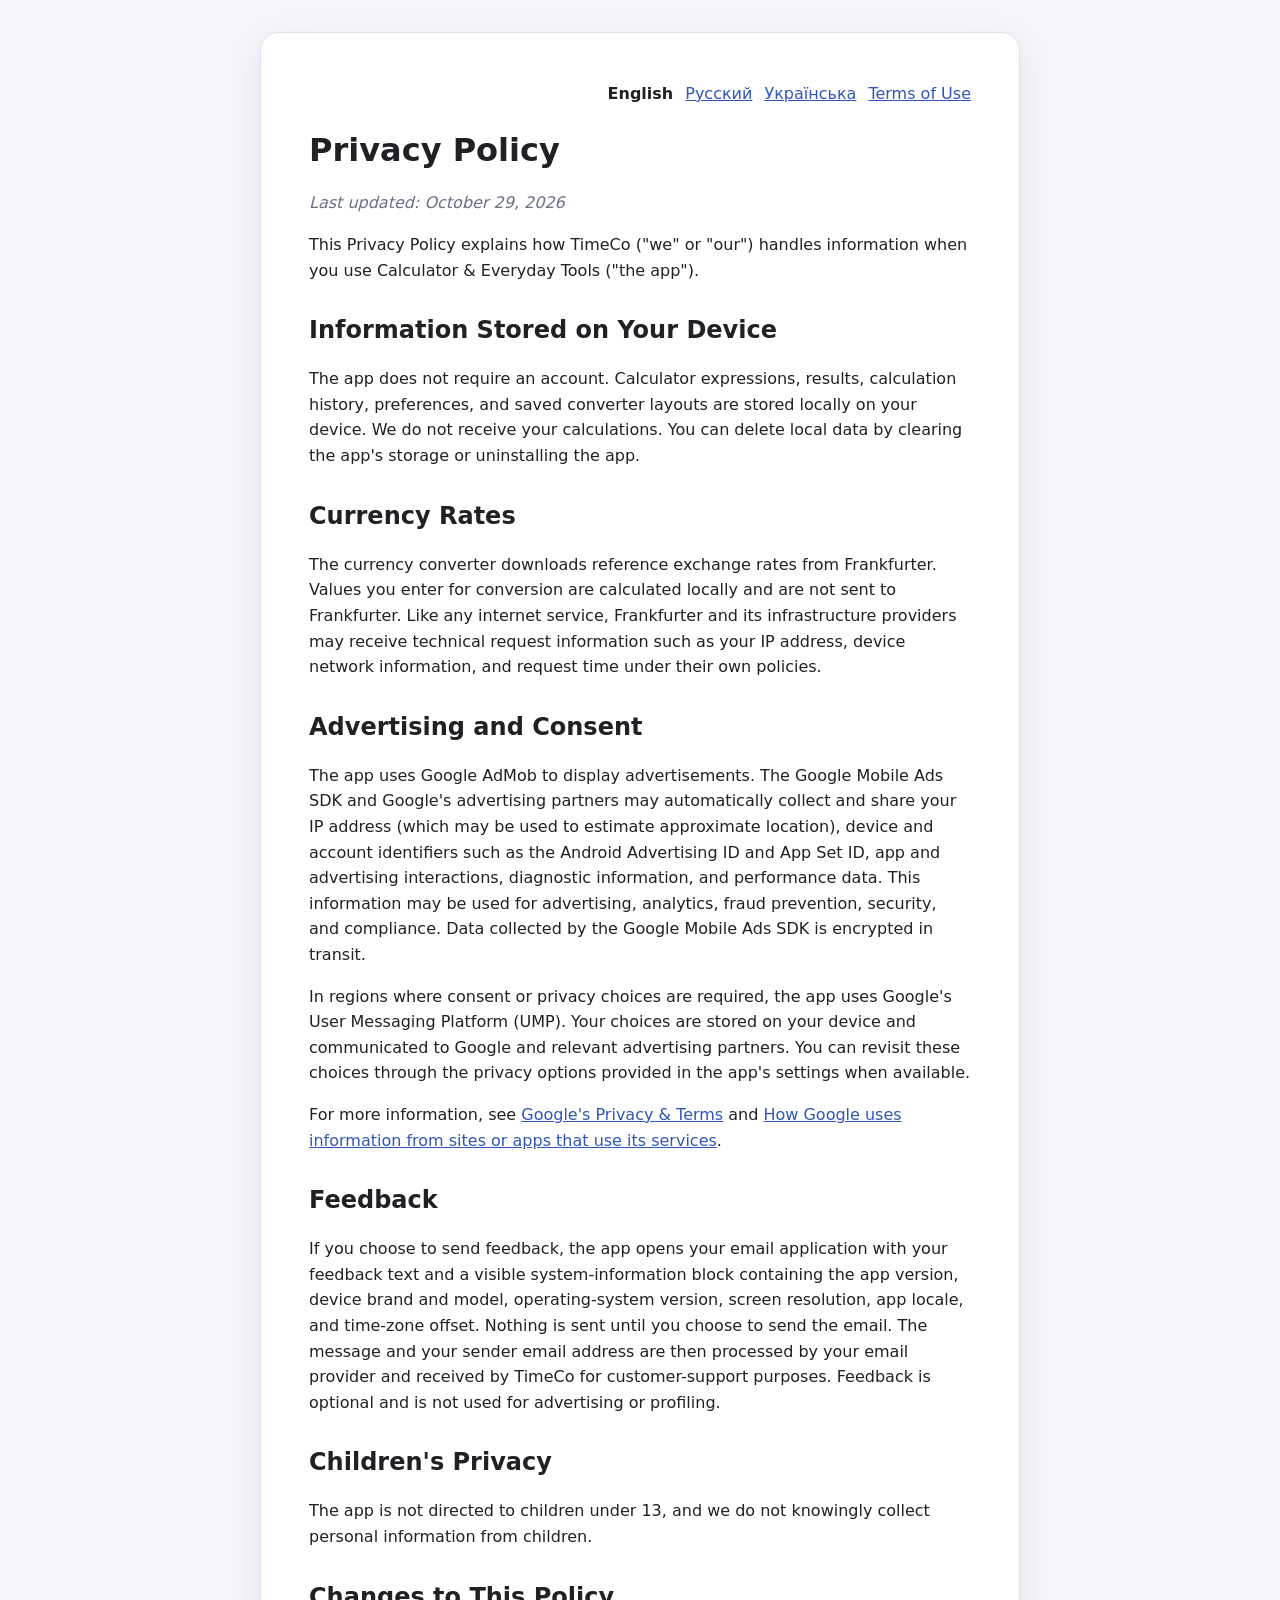
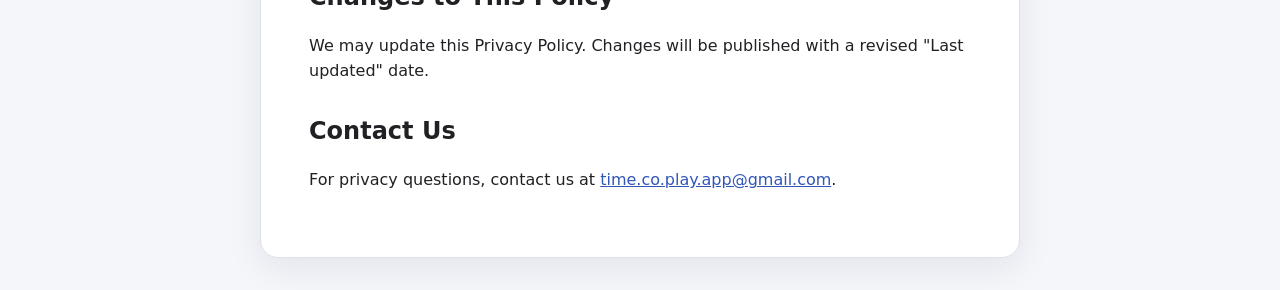
<file: index.html>
<!doctype html>
<html lang="en">
  <head>
    <meta charset="utf-8">
    <meta name="viewport" content="width=device-width, initial-scale=1">
    <meta http-equiv="refresh" content="0; url=privacy/">
    <title>Calculator &amp; Everyday Tools — Privacy Policy</title>
    <link rel="canonical" href="privacy/">
  </head>
  <body><p><a href="privacy/">Open the Calculator &amp; Everyday Tools Privacy Policy</a></p></body>
</html>
</file>
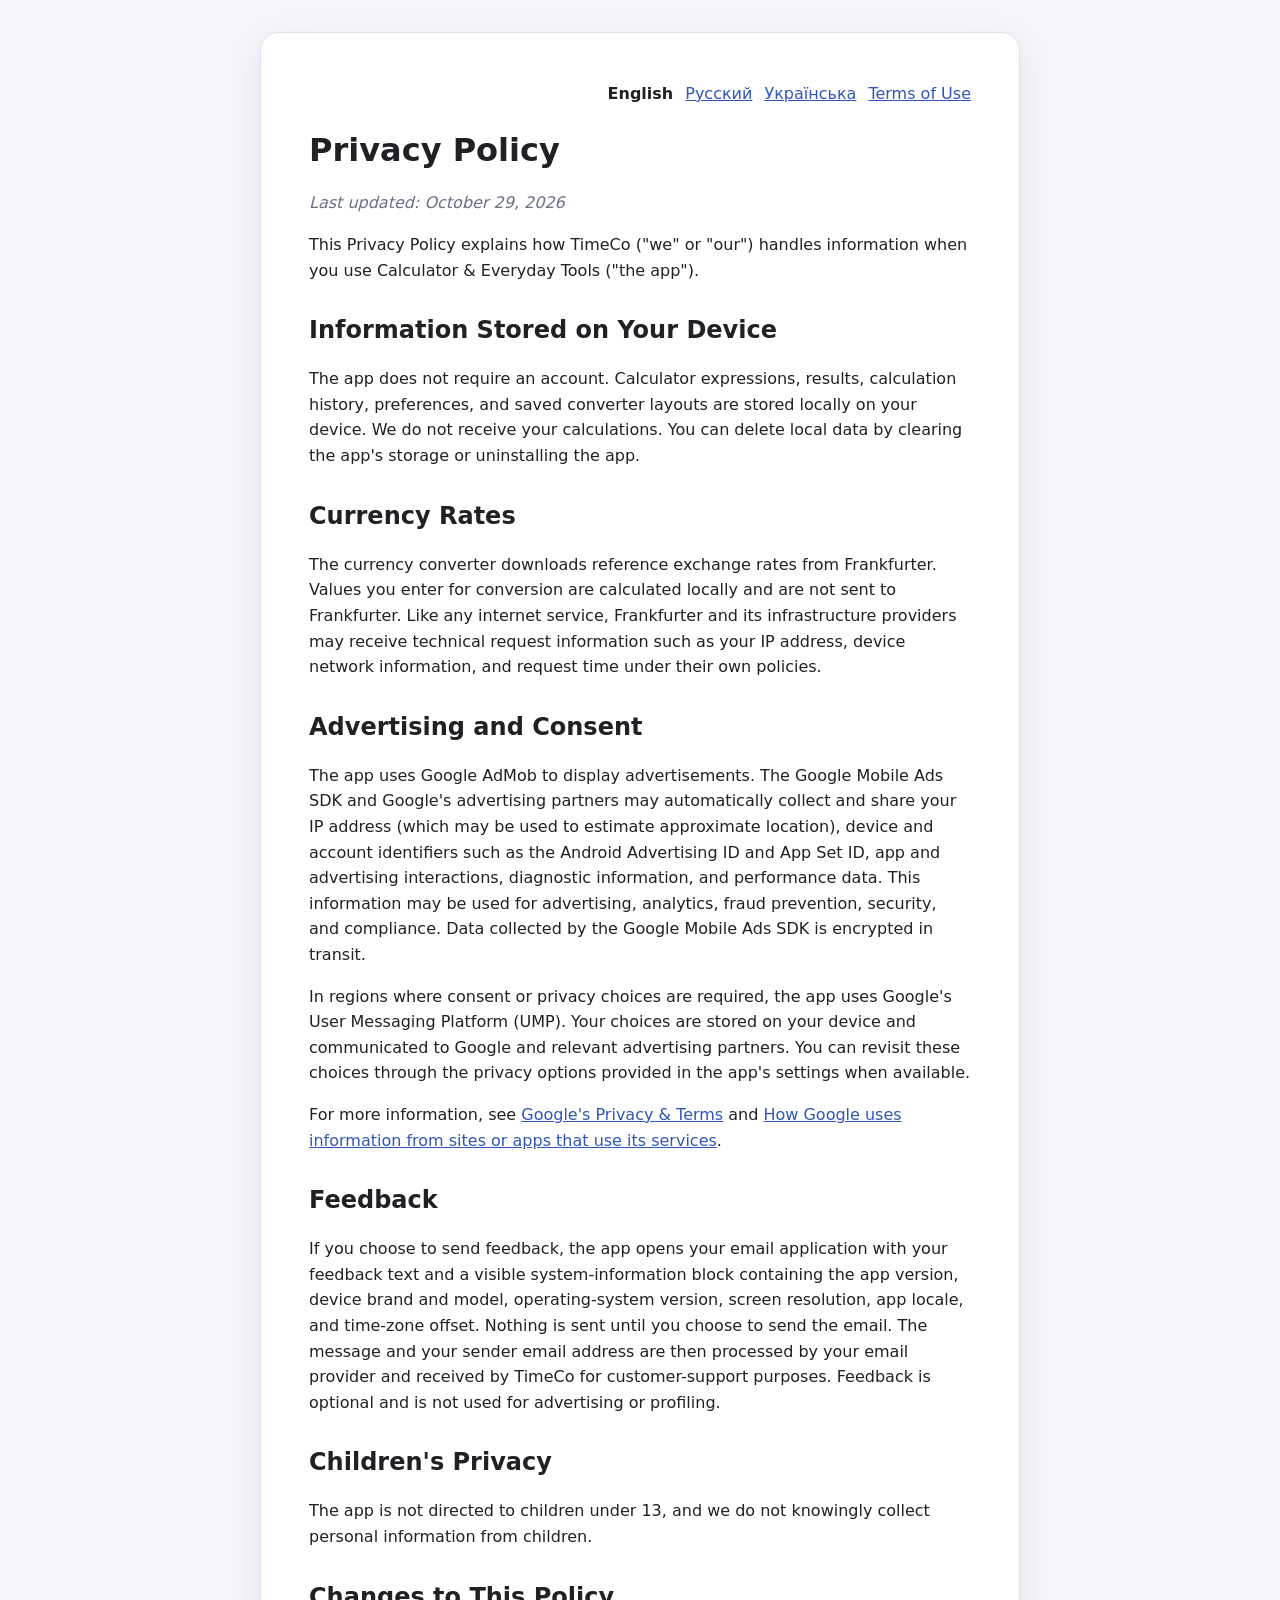
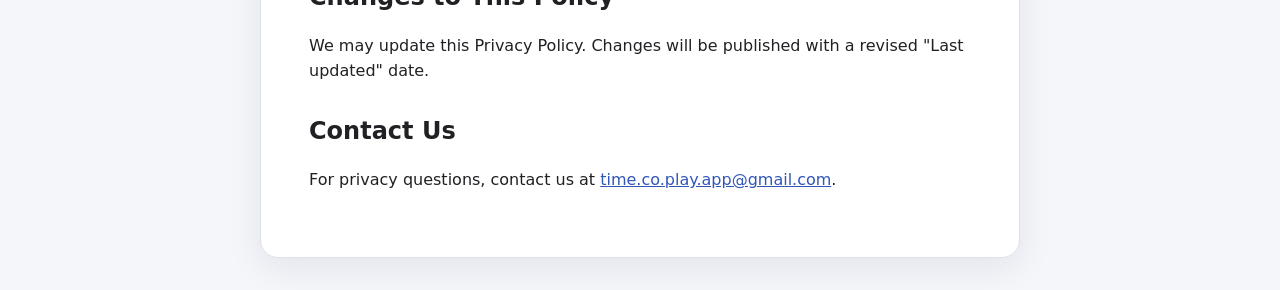
<file: privacy/index.html>
<!doctype html>
<html lang="en">
  <head>
    <meta charset="utf-8">
    <meta name="viewport" content="width=device-width, initial-scale=1">
    <meta name="description" content="Privacy Policy for Calculator &amp; Everyday Tools">
    <title>Calculator &amp; Everyday Tools — Privacy Policy</title>
    <link rel="stylesheet" href="../assets/privacy.css">
  </head>
  <body>
    <main>
      <nav aria-label="Language"><strong>English</strong><a href="ru/" lang="ru">Русский</a><a href="uk/" lang="uk">Українська</a><a href="../terms/">Terms of Use</a></nav>
      <h1>Privacy Policy</h1>
      <p class="updated"><em>Last updated: October 29, 2026</em></p>
      <p>This Privacy Policy explains how TimeCo ("we" or "our") handles information when you use Calculator &amp; Everyday Tools ("the app").</p>
      <h2>Information Stored on Your Device</h2>
      <p>The app does not require an account. Calculator expressions, results, calculation history, preferences, and saved converter layouts are stored locally on your device. We do not receive your calculations. You can delete local data by clearing the app's storage or uninstalling the app.</p>
      <h2>Currency Rates</h2>
      <p>The currency converter downloads reference exchange rates from Frankfurter. Values you enter for conversion are calculated locally and are not sent to Frankfurter. Like any internet service, Frankfurter and its infrastructure providers may receive technical request information such as your IP address, device network information, and request time under their own policies.</p>
      <h2>Advertising and Consent</h2>
      <p>The app uses Google AdMob to display advertisements. The Google Mobile Ads SDK and Google's advertising partners may automatically collect and share your IP address (which may be used to estimate approximate location), device and account identifiers such as the Android Advertising ID and App Set ID, app and advertising interactions, diagnostic information, and performance data. This information may be used for advertising, analytics, fraud prevention, security, and compliance. Data collected by the Google Mobile Ads SDK is encrypted in transit.</p>
      <p>In regions where consent or privacy choices are required, the app uses Google's User Messaging Platform (UMP). Your choices are stored on your device and communicated to Google and relevant advertising partners. You can revisit these choices through the privacy options provided in the app's settings when available.</p>
      <p>For more information, see <a href="https://policies.google.com/privacy">Google's Privacy &amp; Terms</a> and <a href="https://policies.google.com/technologies/partner-sites">How Google uses information from sites or apps that use its services</a>.</p>
      <h2>Feedback</h2>
      <p>If you choose to send feedback, the app opens your email application with your feedback text and a visible system-information block containing the app version, device brand and model, operating-system version, screen resolution, app locale, and time-zone offset. Nothing is sent until you choose to send the email. The message and your sender email address are then processed by your email provider and received by TimeCo for customer-support purposes. Feedback is optional and is not used for advertising or profiling.</p>
      <h2>Children's Privacy</h2>
      <p>The app is not directed to children under 13, and we do not knowingly collect personal information from children.</p>
      <h2>Changes to This Policy</h2>
      <p>We may update this Privacy Policy. Changes will be published with a revised "Last updated" date.</p>
      <h2>Contact Us</h2>
      <p>For privacy questions, contact us at <a href="mailto:time.co.play.app@gmail.com">time.co.play.app@gmail.com</a>.</p>
    </main>
  </body>
</html>
</file>
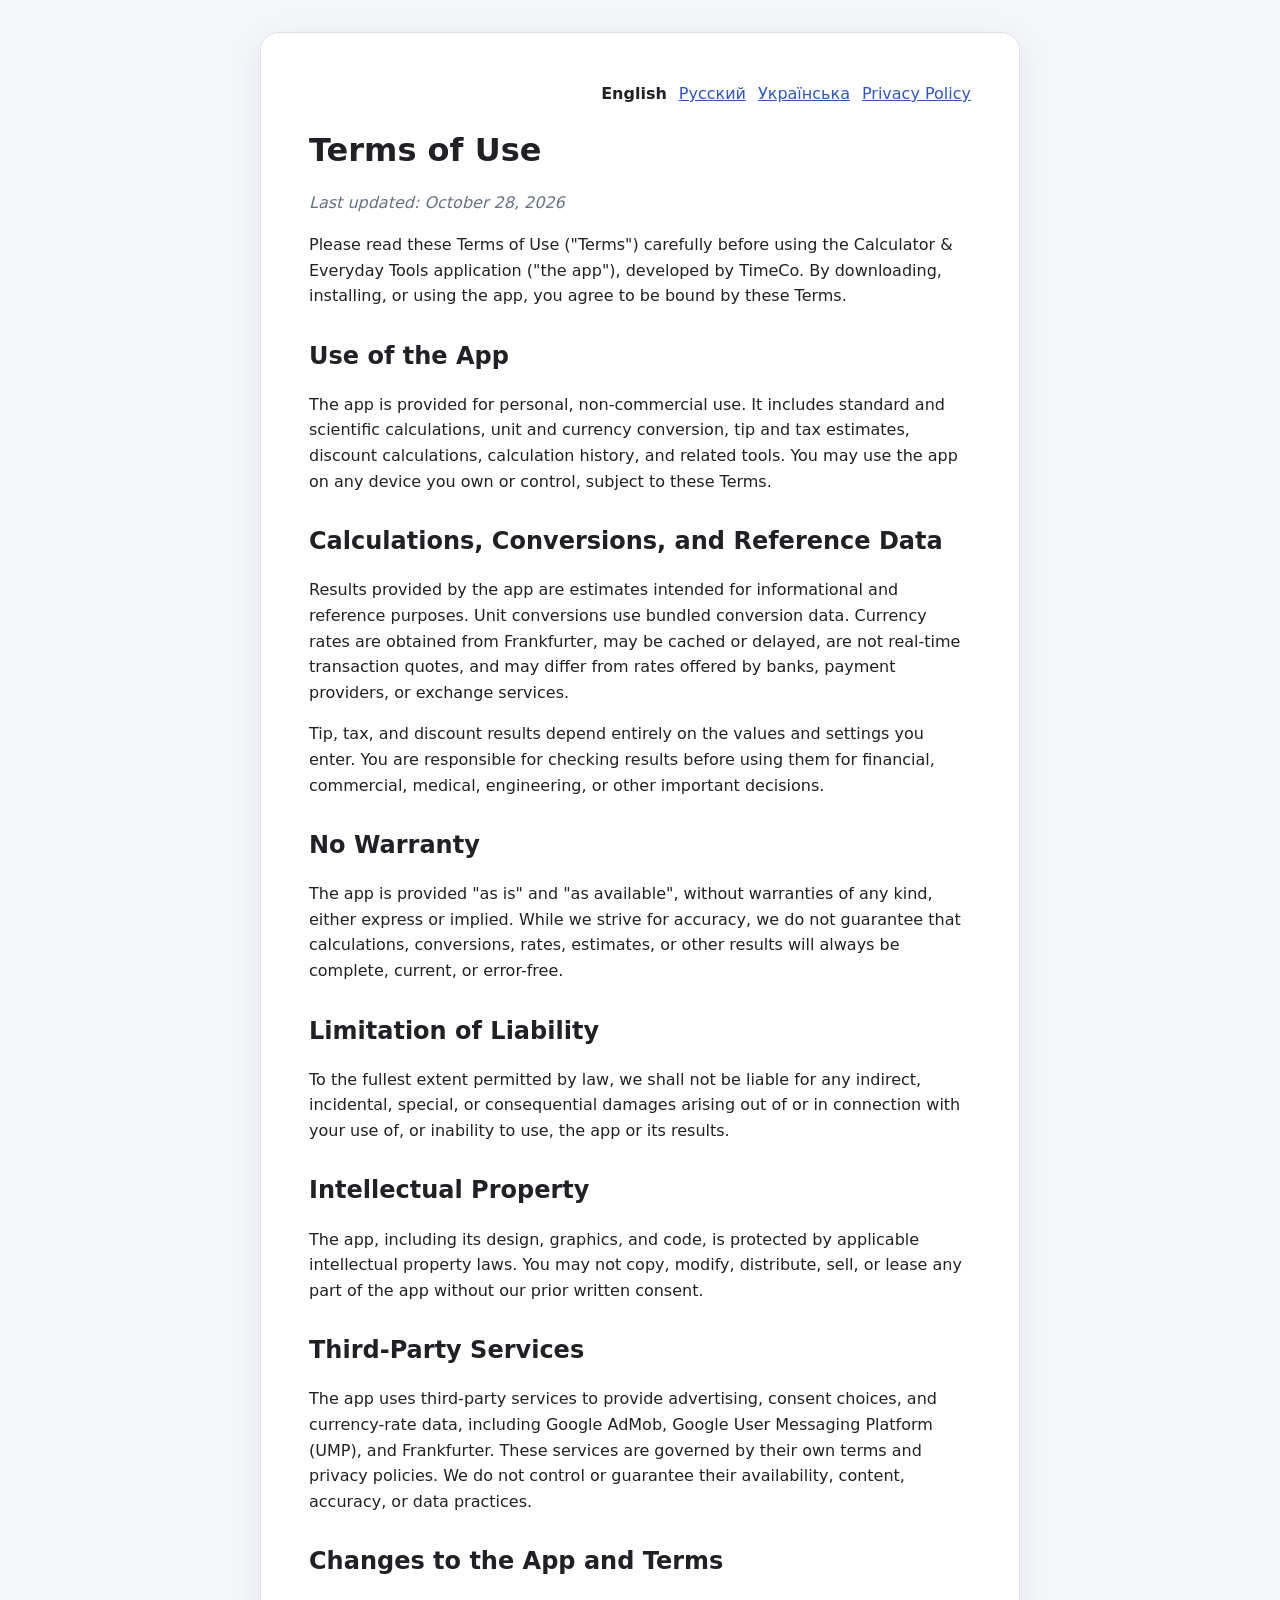
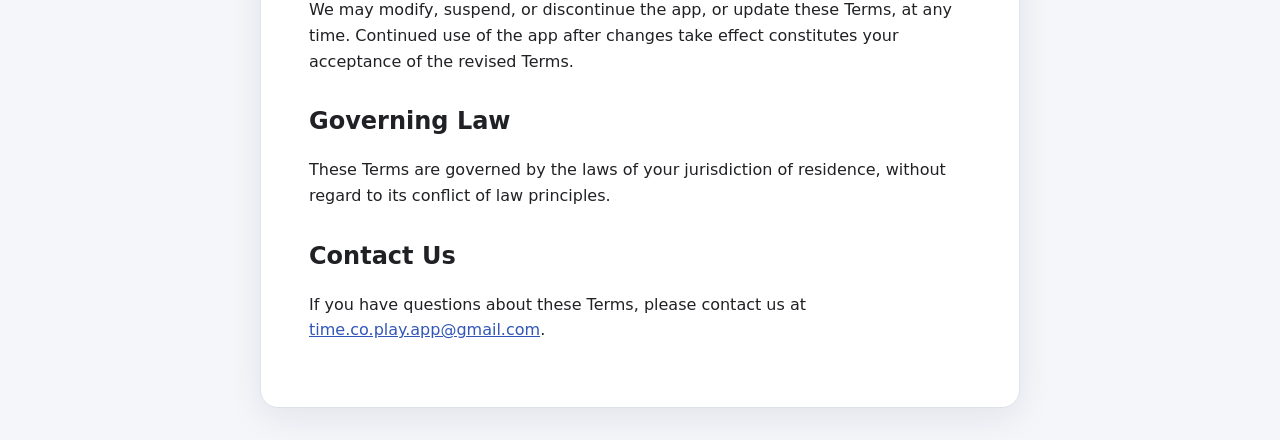
<file: terms/index.html>
<!doctype html>
<html lang="en">
  <head>
    <meta charset="utf-8">
    <meta name="viewport" content="width=device-width, initial-scale=1">
    <meta name="description" content="Terms of Use for Calculator &amp; Everyday Tools">
    <title>Calculator &amp; Everyday Tools — Terms of Use</title>
    <link rel="stylesheet" href="../assets/privacy.css">
  </head>
  <body>
    <main>
      <nav aria-label="Language"><strong>English</strong><a href="ru/" lang="ru">Русский</a><a href="uk/" lang="uk">Українська</a><a href="../privacy/">Privacy Policy</a></nav>
      <h1>Terms of Use</h1>
      <p class="updated"><em>Last updated: October 28, 2026</em></p>
      <p>Please read these Terms of Use ("Terms") carefully before using the Calculator &amp; Everyday Tools application ("the app"), developed by TimeCo. By downloading, installing, or using the app, you agree to be bound by these Terms.</p>
      <h2>Use of the App</h2>
      <p>The app is provided for personal, non-commercial use. It includes standard and scientific calculations, unit and currency conversion, tip and tax estimates, discount calculations, calculation history, and related tools. You may use the app on any device you own or control, subject to these Terms.</p>
      <h2>Calculations, Conversions, and Reference Data</h2>
      <p>Results provided by the app are estimates intended for informational and reference purposes. Unit conversions use bundled conversion data. Currency rates are obtained from Frankfurter, may be cached or delayed, are not real-time transaction quotes, and may differ from rates offered by banks, payment providers, or exchange services.</p>
      <p>Tip, tax, and discount results depend entirely on the values and settings you enter. You are responsible for checking results before using them for financial, commercial, medical, engineering, or other important decisions.</p>
      <h2>No Warranty</h2>
      <p>The app is provided "as is" and "as available", without warranties of any kind, either express or implied. While we strive for accuracy, we do not guarantee that calculations, conversions, rates, estimates, or other results will always be complete, current, or error-free.</p>
      <h2>Limitation of Liability</h2>
      <p>To the fullest extent permitted by law, we shall not be liable for any indirect, incidental, special, or consequential damages arising out of or in connection with your use of, or inability to use, the app or its results.</p>
      <h2>Intellectual Property</h2>
      <p>The app, including its design, graphics, and code, is protected by applicable intellectual property laws. You may not copy, modify, distribute, sell, or lease any part of the app without our prior written consent.</p>
      <h2>Third-Party Services</h2>
      <p>The app uses third-party services to provide advertising, consent choices, and currency-rate data, including Google AdMob, Google User Messaging Platform (UMP), and Frankfurter. These services are governed by their own terms and privacy policies. We do not control or guarantee their availability, content, accuracy, or data practices.</p>
      <h2>Changes to the App and Terms</h2>
      <p>We may modify, suspend, or discontinue the app, or update these Terms, at any time. Continued use of the app after changes take effect constitutes your acceptance of the revised Terms.</p>
      <h2>Governing Law</h2>
      <p>These Terms are governed by the laws of your jurisdiction of residence, without regard to its conflict of law principles.</p>
      <h2>Contact Us</h2>
      <p>If you have questions about these Terms, please contact us at <a href="mailto:time.co.play.app@gmail.com">time.co.play.app@gmail.com</a>.</p>
    </main>
  </body>
</html>
</file>
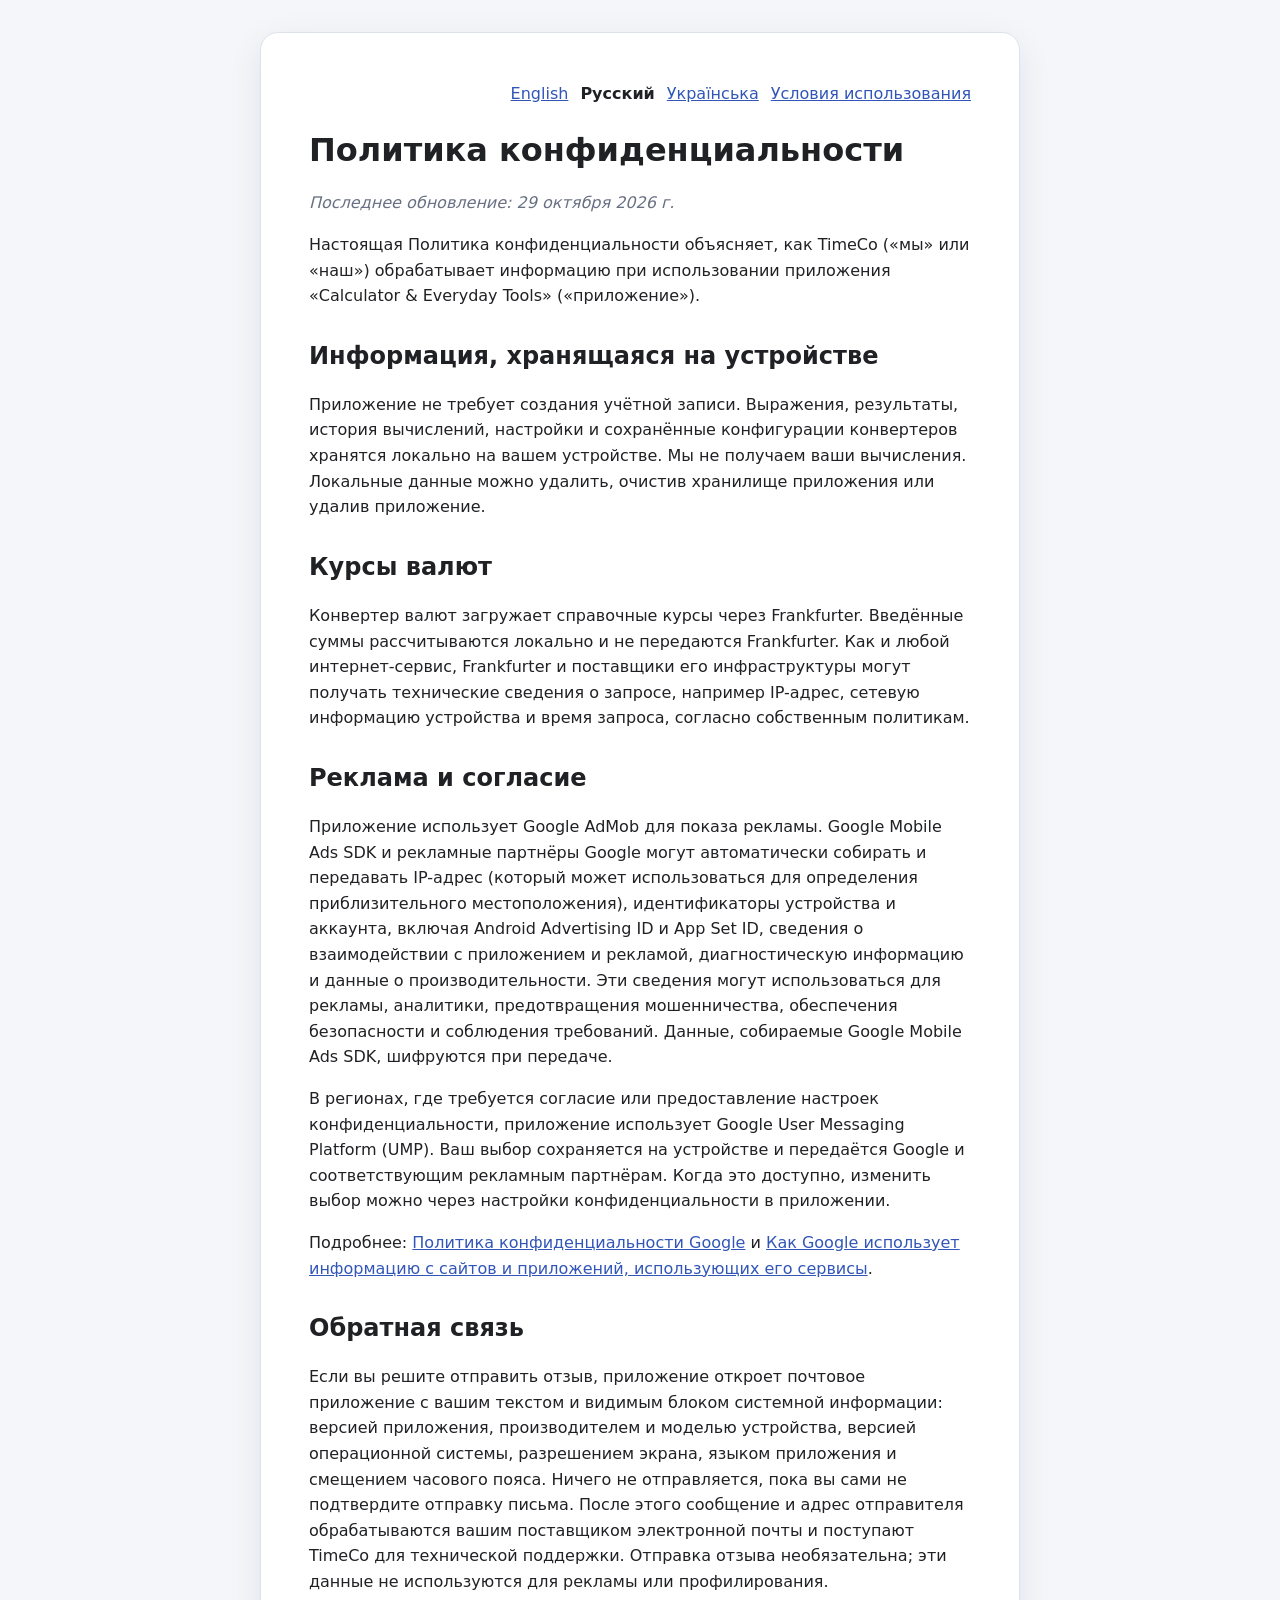
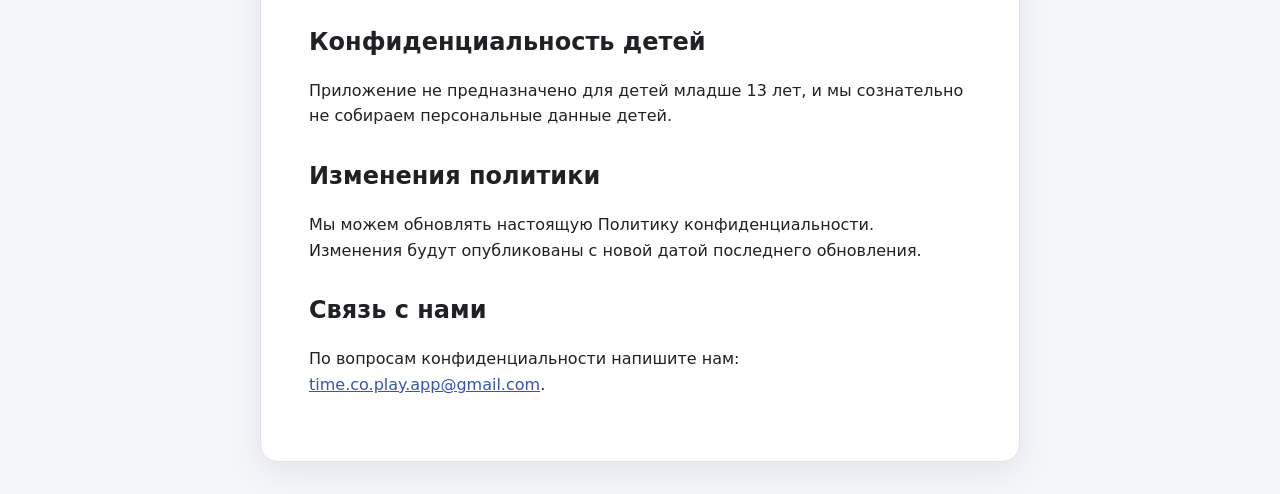
<file: privacy/ru/index.html>
<!doctype html>
<html lang="ru">
  <head>
    <meta charset="utf-8">
    <meta name="viewport" content="width=device-width, initial-scale=1">
    <meta name="description" content="Политика конфиденциальности Calculator &amp; Everyday Tools">
    <title>Calculator &amp; Everyday Tools — Политика конфиденциальности</title>
    <link rel="stylesheet" href="../../assets/privacy.css">
  </head>
  <body>
    <main>
      <nav aria-label="Язык"><a href="../" lang="en">English</a><strong>Русский</strong><a href="../uk/" lang="uk">Українська</a><a href="../../terms/ru/">Условия использования</a></nav>
      <h1>Политика конфиденциальности</h1>
      <p class="updated"><em>Последнее обновление: 29 октября 2026 г.</em></p>
      <p>Настоящая Политика конфиденциальности объясняет, как TimeCo («мы» или «наш») обрабатывает информацию при использовании приложения «Calculator &amp; Everyday Tools» («приложение»).</p>
      <h2>Информация, хранящаяся на устройстве</h2>
      <p>Приложение не требует создания учётной записи. Выражения, результаты, история вычислений, настройки и сохранённые конфигурации конвертеров хранятся локально на вашем устройстве. Мы не получаем ваши вычисления. Локальные данные можно удалить, очистив хранилище приложения или удалив приложение.</p>
      <h2>Курсы валют</h2>
      <p>Конвертер валют загружает справочные курсы через Frankfurter. Введённые суммы рассчитываются локально и не передаются Frankfurter. Как и любой интернет-сервис, Frankfurter и поставщики его инфраструктуры могут получать технические сведения о запросе, например IP-адрес, сетевую информацию устройства и время запроса, согласно собственным политикам.</p>
      <h2>Реклама и согласие</h2>
      <p>Приложение использует Google AdMob для показа рекламы. Google Mobile Ads SDK и рекламные партнёры Google могут автоматически собирать и передавать IP-адрес (который может использоваться для определения приблизительного местоположения), идентификаторы устройства и аккаунта, включая Android Advertising ID и App Set ID, сведения о взаимодействии с приложением и рекламой, диагностическую информацию и данные о производительности. Эти сведения могут использоваться для рекламы, аналитики, предотвращения мошенничества, обеспечения безопасности и соблюдения требований. Данные, собираемые Google Mobile Ads SDK, шифруются при передаче.</p>
      <p>В регионах, где требуется согласие или предоставление настроек конфиденциальности, приложение использует Google User Messaging Platform (UMP). Ваш выбор сохраняется на устройстве и передаётся Google и соответствующим рекламным партнёрам. Когда это доступно, изменить выбор можно через настройки конфиденциальности в приложении.</p>
      <p>Подробнее: <a href="https://policies.google.com/privacy?hl=ru">Политика конфиденциальности Google</a> и <a href="https://policies.google.com/technologies/partner-sites?hl=ru">Как Google использует информацию с сайтов и приложений, использующих его сервисы</a>.</p>
      <h2>Обратная связь</h2>
      <p>Если вы решите отправить отзыв, приложение откроет почтовое приложение с вашим текстом и видимым блоком системной информации: версией приложения, производителем и моделью устройства, версией операционной системы, разрешением экрана, языком приложения и смещением часового пояса. Ничего не отправляется, пока вы сами не подтвердите отправку письма. После этого сообщение и адрес отправителя обрабатываются вашим поставщиком электронной почты и поступают TimeCo для технической поддержки. Отправка отзыва необязательна; эти данные не используются для рекламы или профилирования.</p>
      <h2>Конфиденциальность детей</h2>
      <p>Приложение не предназначено для детей младше 13 лет, и мы сознательно не собираем персональные данные детей.</p>
      <h2>Изменения политики</h2>
      <p>Мы можем обновлять настоящую Политику конфиденциальности. Изменения будут опубликованы с новой датой последнего обновления.</p>
      <h2>Связь с нами</h2>
      <p>По вопросам конфиденциальности напишите нам: <a href="mailto:time.co.play.app@gmail.com">time.co.play.app@gmail.com</a>.</p>
    </main>
  </body>
</html>
</file>
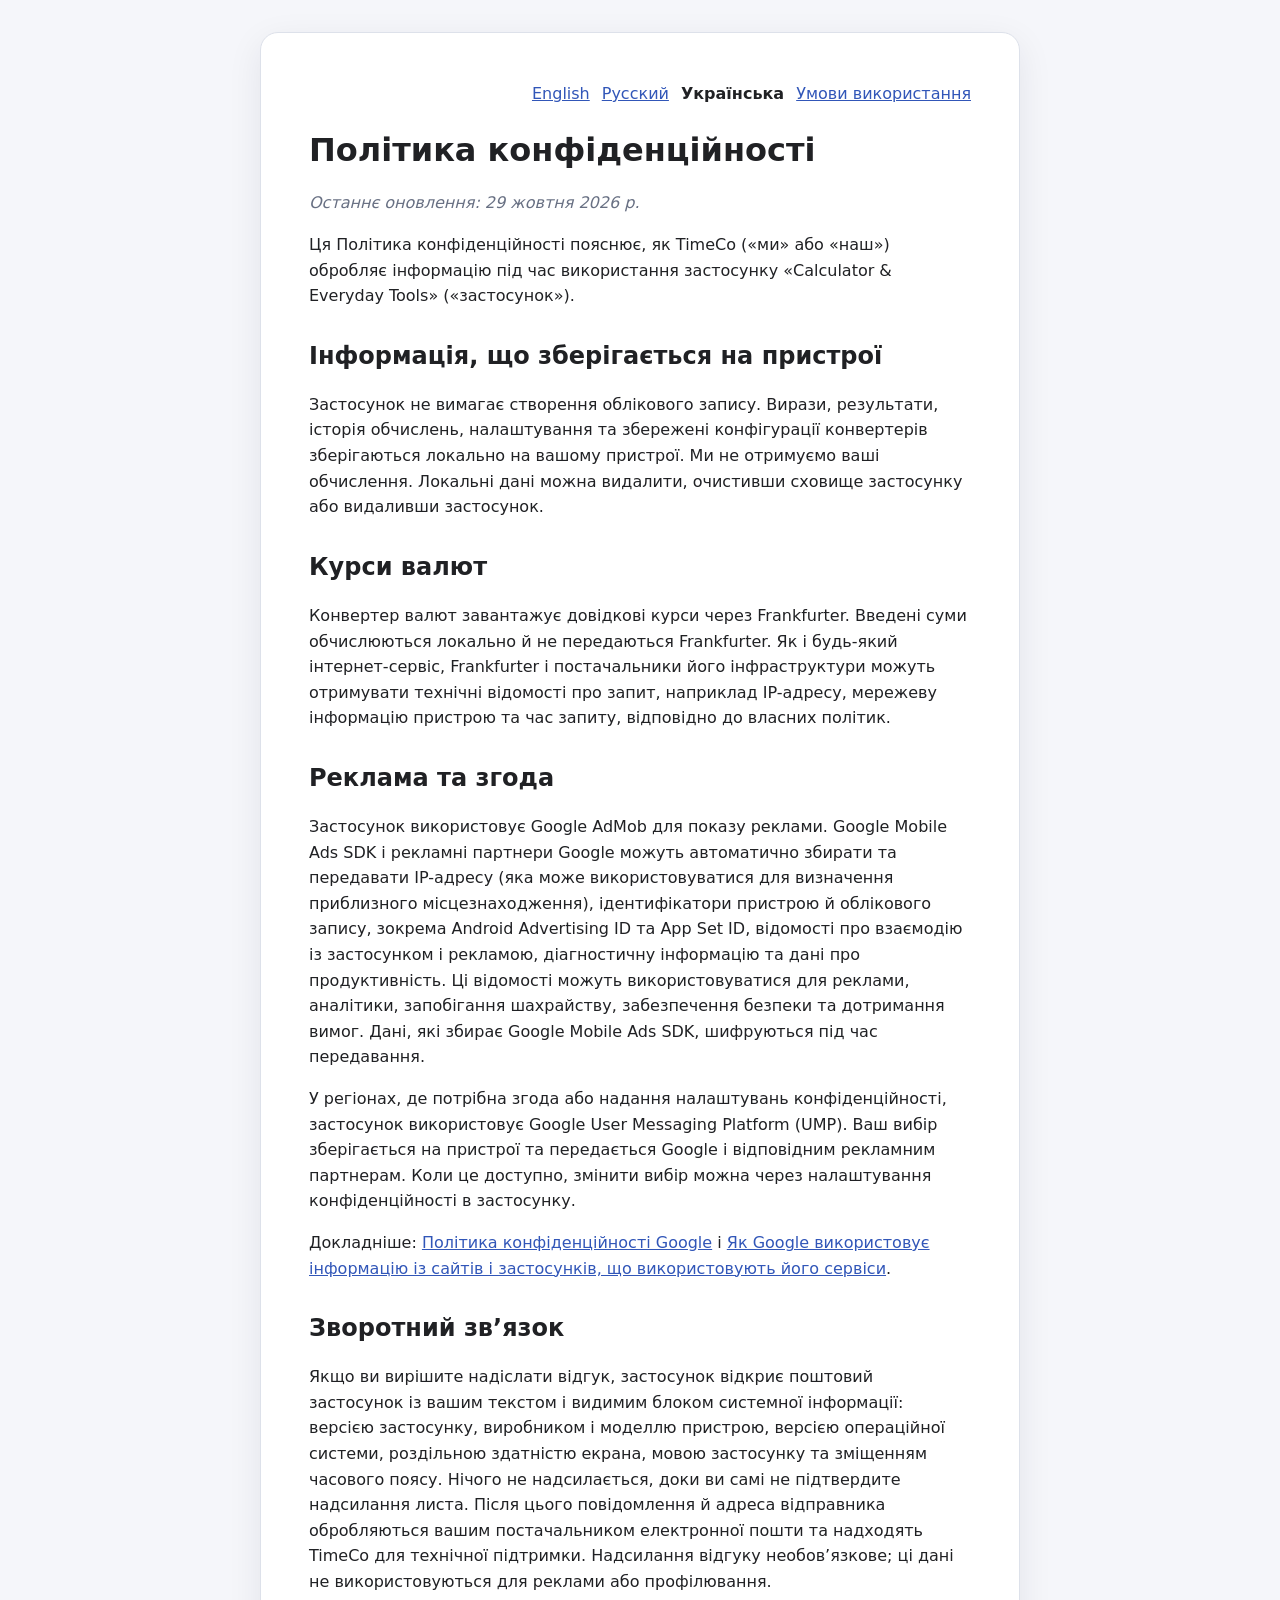
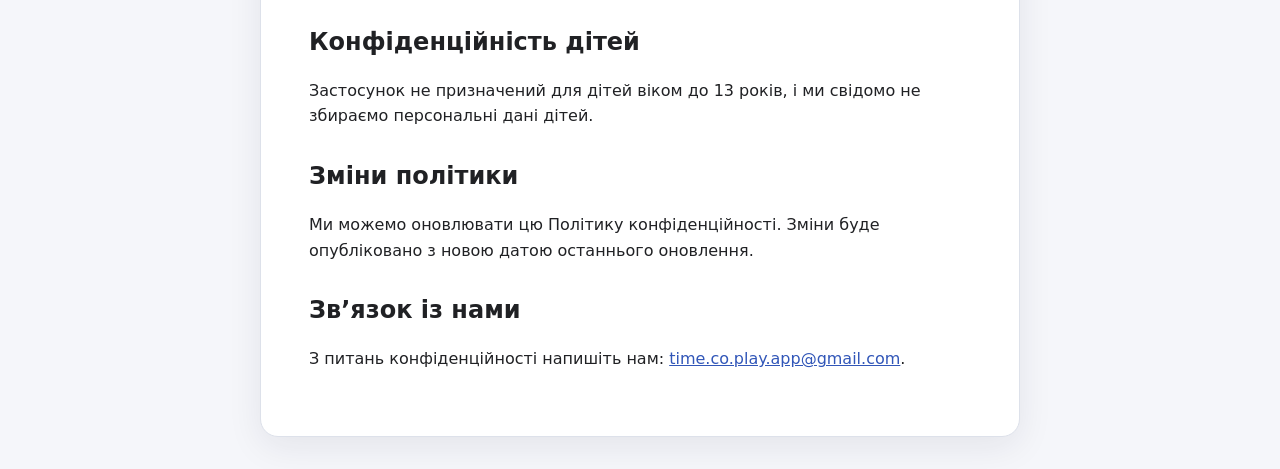
<file: privacy/uk/index.html>
<!doctype html>
<html lang="uk">
  <head>
    <meta charset="utf-8">
    <meta name="viewport" content="width=device-width, initial-scale=1">
    <meta name="description" content="Політика конфіденційності Calculator &amp; Everyday Tools">
    <title>Calculator &amp; Everyday Tools — Політика конфіденційності</title>
    <link rel="stylesheet" href="../../assets/privacy.css">
  </head>
  <body>
    <main>
      <nav aria-label="Мова"><a href="../" lang="en">English</a><a href="../ru/" lang="ru">Русский</a><strong>Українська</strong><a href="../../terms/uk/">Умови використання</a></nav>
      <h1>Політика конфіденційності</h1>
      <p class="updated"><em>Останнє оновлення: 29 жовтня 2026 р.</em></p>
      <p>Ця Політика конфіденційності пояснює, як TimeCo («ми» або «наш») обробляє інформацію під час використання застосунку «Calculator &amp; Everyday Tools» («застосунок»).</p>
      <h2>Інформація, що зберігається на пристрої</h2>
      <p>Застосунок не вимагає створення облікового запису. Вирази, результати, історія обчислень, налаштування та збережені конфігурації конвертерів зберігаються локально на вашому пристрої. Ми не отримуємо ваші обчислення. Локальні дані можна видалити, очистивши сховище застосунку або видаливши застосунок.</p>
      <h2>Курси валют</h2>
      <p>Конвертер валют завантажує довідкові курси через Frankfurter. Введені суми обчислюються локально й не передаються Frankfurter. Як і будь-який інтернет-сервіс, Frankfurter і постачальники його інфраструктури можуть отримувати технічні відомості про запит, наприклад IP-адресу, мережеву інформацію пристрою та час запиту, відповідно до власних політик.</p>
      <h2>Реклама та згода</h2>
      <p>Застосунок використовує Google AdMob для показу реклами. Google Mobile Ads SDK і рекламні партнери Google можуть автоматично збирати та передавати IP-адресу (яка може використовуватися для визначення приблизного місцезнаходження), ідентифікатори пристрою й облікового запису, зокрема Android Advertising ID та App Set ID, відомості про взаємодію із застосунком і рекламою, діагностичну інформацію та дані про продуктивність. Ці відомості можуть використовуватися для реклами, аналітики, запобігання шахрайству, забезпечення безпеки та дотримання вимог. Дані, які збирає Google Mobile Ads SDK, шифруються під час передавання.</p>
      <p>У регіонах, де потрібна згода або надання налаштувань конфіденційності, застосунок використовує Google User Messaging Platform (UMP). Ваш вибір зберігається на пристрої та передається Google і відповідним рекламним партнерам. Коли це доступно, змінити вибір можна через налаштування конфіденційності в застосунку.</p>
      <p>Докладніше: <a href="https://policies.google.com/privacy?hl=uk">Політика конфіденційності Google</a> і <a href="https://policies.google.com/technologies/partner-sites?hl=uk">Як Google використовує інформацію із сайтів і застосунків, що використовують його сервіси</a>.</p>
      <h2>Зворотний зв’язок</h2>
      <p>Якщо ви вирішите надіслати відгук, застосунок відкриє поштовий застосунок із вашим текстом і видимим блоком системної інформації: версією застосунку, виробником і моделлю пристрою, версією операційної системи, роздільною здатністю екрана, мовою застосунку та зміщенням часового поясу. Нічого не надсилається, доки ви самі не підтвердите надсилання листа. Після цього повідомлення й адреса відправника обробляються вашим постачальником електронної пошти та надходять TimeCo для технічної підтримки. Надсилання відгуку необов’язкове; ці дані не використовуються для реклами або профілювання.</p>
      <h2>Конфіденційність дітей</h2>
      <p>Застосунок не призначений для дітей віком до 13 років, і ми свідомо не збираємо персональні дані дітей.</p>
      <h2>Зміни політики</h2>
      <p>Ми можемо оновлювати цю Політику конфіденційності. Зміни буде опубліковано з новою датою останнього оновлення.</p>
      <h2>Зв’язок із нами</h2>
      <p>З питань конфіденційності напишіть нам: <a href="mailto:time.co.play.app@gmail.com">time.co.play.app@gmail.com</a>.</p>
    </main>
  </body>
</html>
</file>
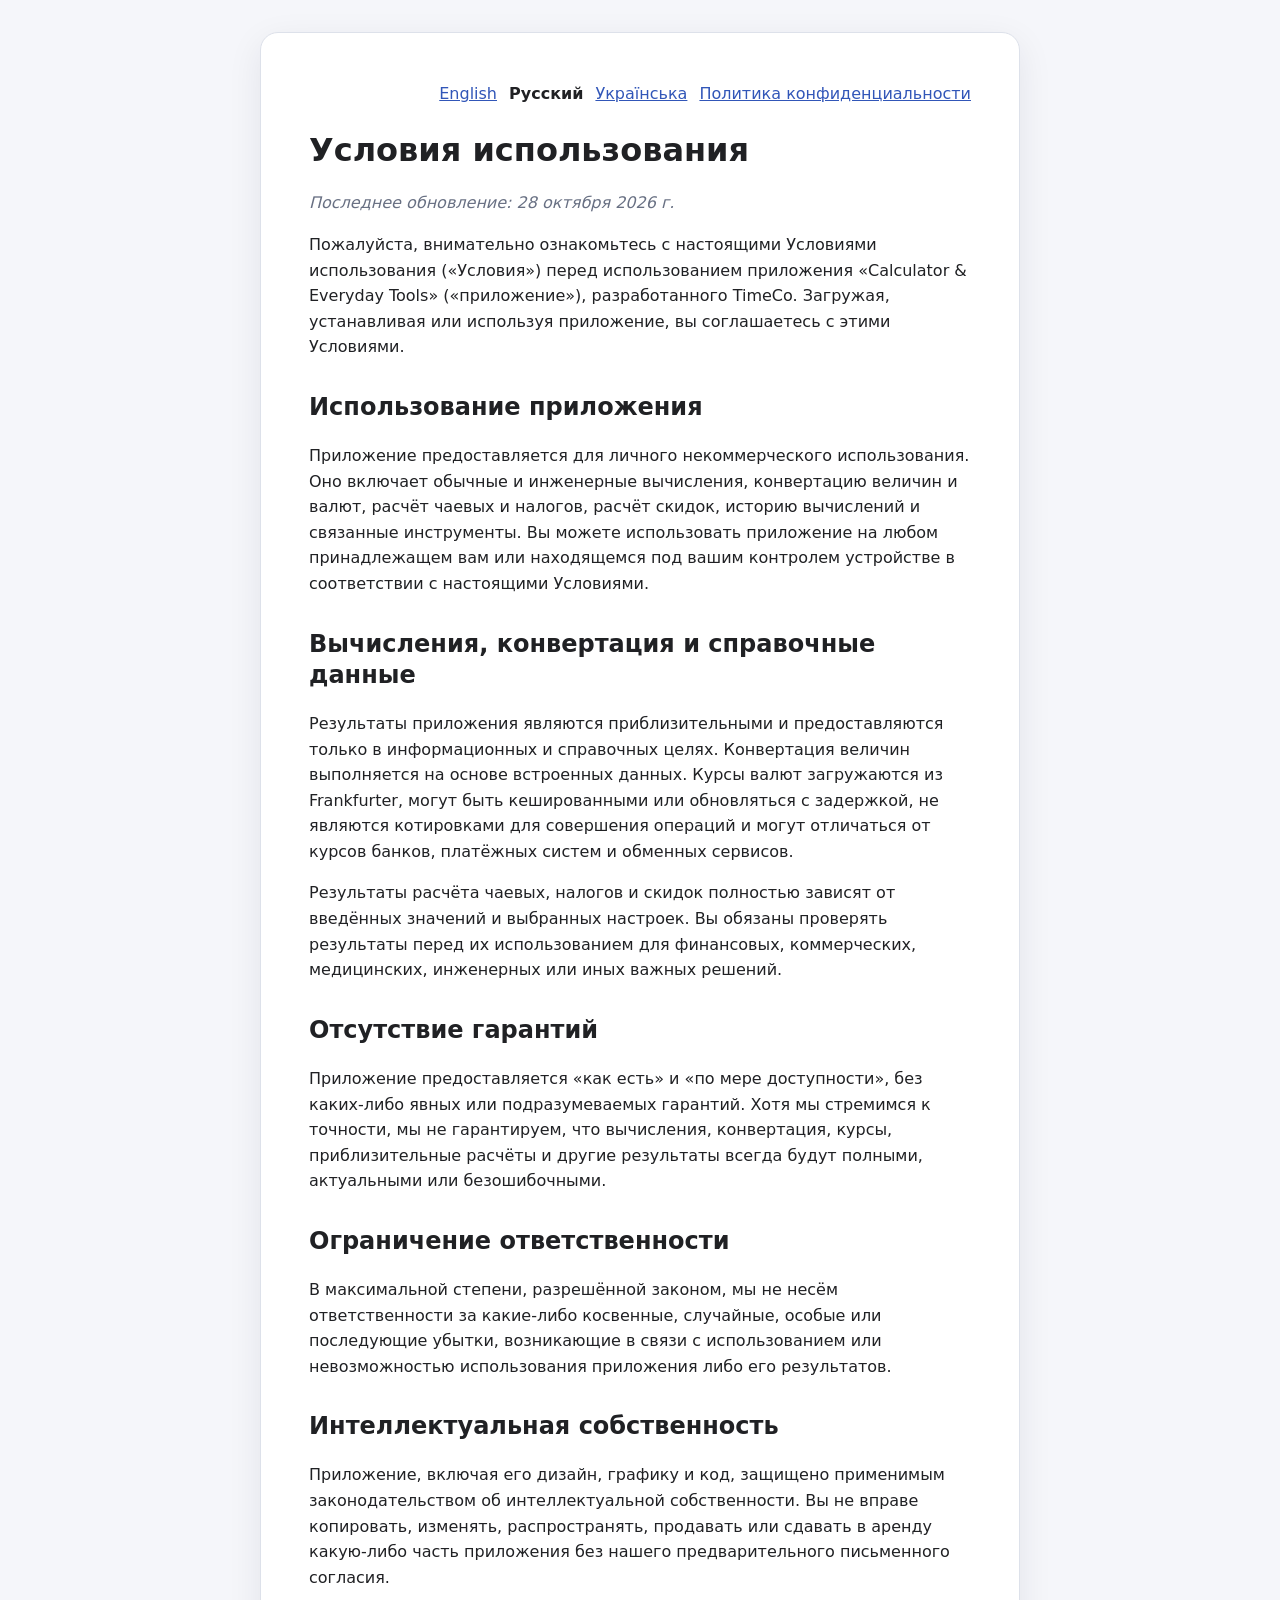
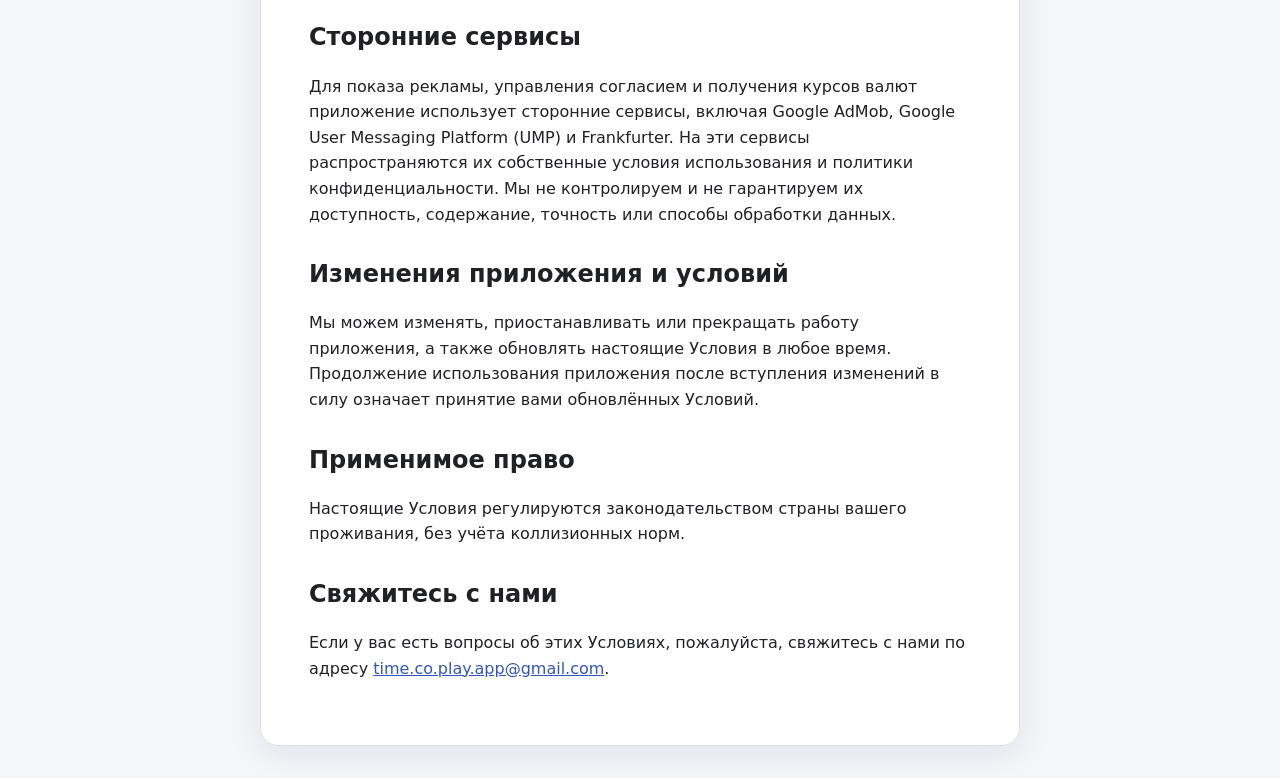
<file: terms/ru/index.html>
<!doctype html>
<html lang="ru">
  <head>
    <meta charset="utf-8">
    <meta name="viewport" content="width=device-width, initial-scale=1">
    <meta name="description" content="Условия использования Calculator &amp; Everyday Tools">
    <title>Calculator &amp; Everyday Tools — Условия использования</title>
    <link rel="stylesheet" href="../../assets/privacy.css">
  </head>
  <body>
    <main>
      <nav aria-label="Язык"><a href="../" lang="en">English</a><strong>Русский</strong><a href="../uk/" lang="uk">Українська</a><a href="../../privacy/ru/">Политика конфиденциальности</a></nav>
      <h1>Условия использования</h1>
      <p class="updated"><em>Последнее обновление: 28 октября 2026 г.</em></p>
      <p>Пожалуйста, внимательно ознакомьтесь с настоящими Условиями использования («Условия») перед использованием приложения «Calculator &amp; Everyday Tools» («приложение»), разработанного TimeCo. Загружая, устанавливая или используя приложение, вы соглашаетесь с этими Условиями.</p>
      <h2>Использование приложения</h2>
      <p>Приложение предоставляется для личного некоммерческого использования. Оно включает обычные и инженерные вычисления, конвертацию величин и валют, расчёт чаевых и налогов, расчёт скидок, историю вычислений и связанные инструменты. Вы можете использовать приложение на любом принадлежащем вам или находящемся под вашим контролем устройстве в соответствии с настоящими Условиями.</p>
      <h2>Вычисления, конвертация и справочные данные</h2>
      <p>Результаты приложения являются приблизительными и предоставляются только в информационных и справочных целях. Конвертация величин выполняется на основе встроенных данных. Курсы валют загружаются из Frankfurter, могут быть кешированными или обновляться с задержкой, не являются котировками для совершения операций и могут отличаться от курсов банков, платёжных систем и обменных сервисов.</p>
      <p>Результаты расчёта чаевых, налогов и скидок полностью зависят от введённых значений и выбранных настроек. Вы обязаны проверять результаты перед их использованием для финансовых, коммерческих, медицинских, инженерных или иных важных решений.</p>
      <h2>Отсутствие гарантий</h2>
      <p>Приложение предоставляется «как есть» и «по мере доступности», без каких-либо явных или подразумеваемых гарантий. Хотя мы стремимся к точности, мы не гарантируем, что вычисления, конвертация, курсы, приблизительные расчёты и другие результаты всегда будут полными, актуальными или безошибочными.</p>
      <h2>Ограничение ответственности</h2>
      <p>В максимальной степени, разрешённой законом, мы не несём ответственности за какие-либо косвенные, случайные, особые или последующие убытки, возникающие в связи с использованием или невозможностью использования приложения либо его результатов.</p>
      <h2>Интеллектуальная собственность</h2>
      <p>Приложение, включая его дизайн, графику и код, защищено применимым законодательством об интеллектуальной собственности. Вы не вправе копировать, изменять, распространять, продавать или сдавать в аренду какую-либо часть приложения без нашего предварительного письменного согласия.</p>
      <h2>Сторонние сервисы</h2>
      <p>Для показа рекламы, управления согласием и получения курсов валют приложение использует сторонние сервисы, включая Google AdMob, Google User Messaging Platform (UMP) и Frankfurter. На эти сервисы распространяются их собственные условия использования и политики конфиденциальности. Мы не контролируем и не гарантируем их доступность, содержание, точность или способы обработки данных.</p>
      <h2>Изменения приложения и условий</h2>
      <p>Мы можем изменять, приостанавливать или прекращать работу приложения, а также обновлять настоящие Условия в любое время. Продолжение использования приложения после вступления изменений в силу означает принятие вами обновлённых Условий.</p>
      <h2>Применимое право</h2>
      <p>Настоящие Условия регулируются законодательством страны вашего проживания, без учёта коллизионных норм.</p>
      <h2>Свяжитесь с нами</h2>
      <p>Если у вас есть вопросы об этих Условиях, пожалуйста, свяжитесь с нами по адресу <a href="mailto:time.co.play.app@gmail.com">time.co.play.app@gmail.com</a>.</p>
    </main>
  </body>
</html>
</file>
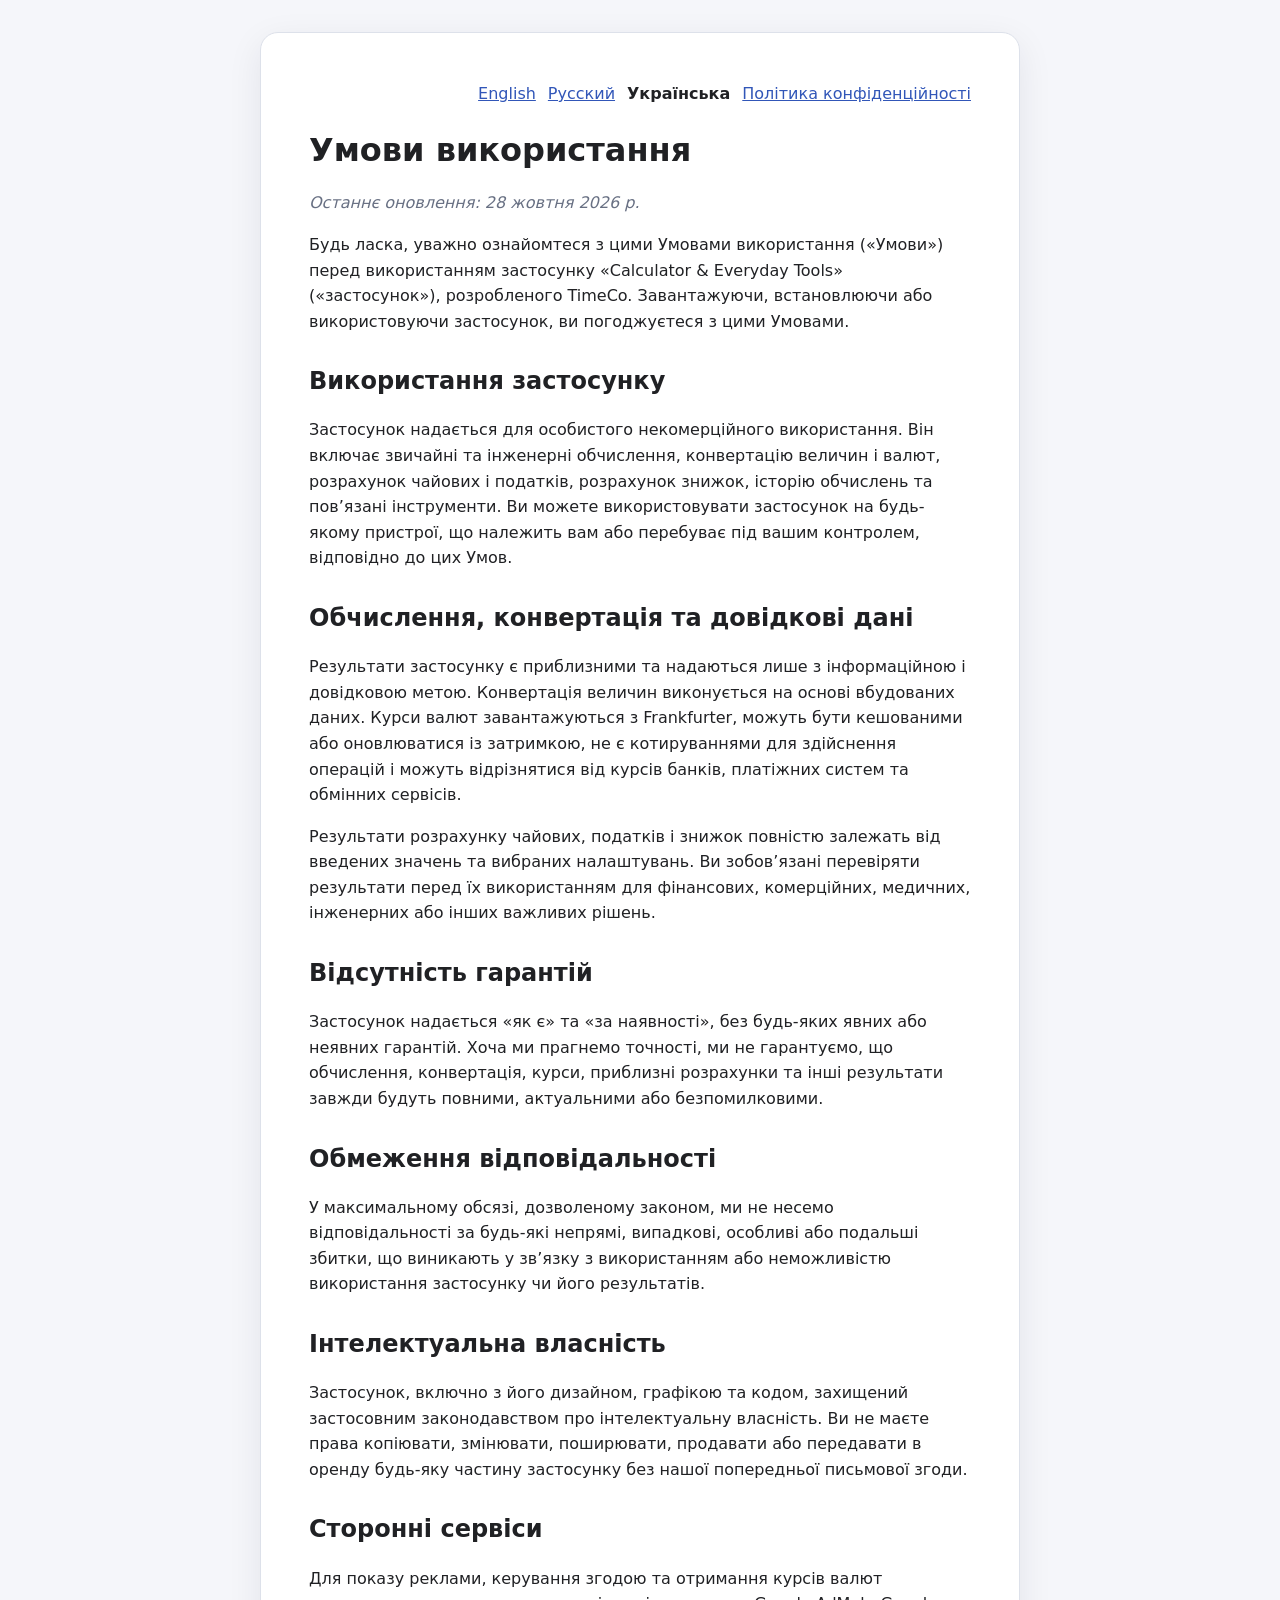
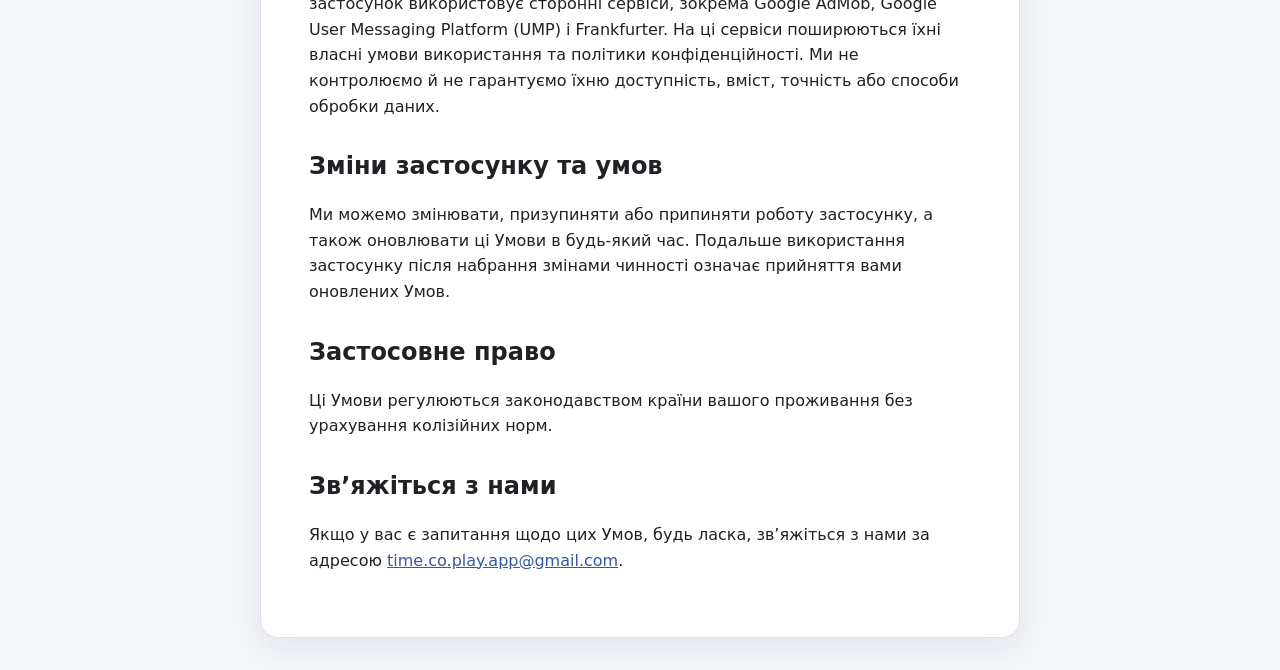
<file: terms/uk/index.html>
<!doctype html>
<html lang="uk">
  <head>
    <meta charset="utf-8">
    <meta name="viewport" content="width=device-width, initial-scale=1">
    <meta name="description" content="Умови використання Calculator &amp; Everyday Tools">
    <title>Calculator &amp; Everyday Tools — Умови використання</title>
    <link rel="stylesheet" href="../../assets/privacy.css">
  </head>
  <body>
    <main>
      <nav aria-label="Мова"><a href="../" lang="en">English</a><a href="../ru/" lang="ru">Русский</a><strong>Українська</strong><a href="../../privacy/uk/">Політика конфіденційності</a></nav>
      <h1>Умови використання</h1>
      <p class="updated"><em>Останнє оновлення: 28 жовтня 2026 р.</em></p>
      <p>Будь ласка, уважно ознайомтеся з цими Умовами використання («Умови») перед використанням застосунку «Calculator &amp; Everyday Tools» («застосунок»), розробленого TimeCo. Завантажуючи, встановлюючи або використовуючи застосунок, ви погоджуєтеся з цими Умовами.</p>
      <h2>Використання застосунку</h2>
      <p>Застосунок надається для особистого некомерційного використання. Він включає звичайні та інженерні обчислення, конвертацію величин і валют, розрахунок чайових і податків, розрахунок знижок, історію обчислень та пов’язані інструменти. Ви можете використовувати застосунок на будь-якому пристрої, що належить вам або перебуває під вашим контролем, відповідно до цих Умов.</p>
      <h2>Обчислення, конвертація та довідкові дані</h2>
      <p>Результати застосунку є приблизними та надаються лише з інформаційною і довідковою метою. Конвертація величин виконується на основі вбудованих даних. Курси валют завантажуються з Frankfurter, можуть бути кешованими або оновлюватися із затримкою, не є котируваннями для здійснення операцій і можуть відрізнятися від курсів банків, платіжних систем та обмінних сервісів.</p>
      <p>Результати розрахунку чайових, податків і знижок повністю залежать від введених значень та вибраних налаштувань. Ви зобов’язані перевіряти результати перед їх використанням для фінансових, комерційних, медичних, інженерних або інших важливих рішень.</p>
      <h2>Відсутність гарантій</h2>
      <p>Застосунок надається «як є» та «за наявності», без будь-яких явних або неявних гарантій. Хоча ми прагнемо точності, ми не гарантуємо, що обчислення, конвертація, курси, приблизні розрахунки та інші результати завжди будуть повними, актуальними або безпомилковими.</p>
      <h2>Обмеження відповідальності</h2>
      <p>У максимальному обсязі, дозволеному законом, ми не несемо відповідальності за будь-які непрямі, випадкові, особливі або подальші збитки, що виникають у зв’язку з використанням або неможливістю використання застосунку чи його результатів.</p>
      <h2>Інтелектуальна власність</h2>
      <p>Застосунок, включно з його дизайном, графікою та кодом, захищений застосовним законодавством про інтелектуальну власність. Ви не маєте права копіювати, змінювати, поширювати, продавати або передавати в оренду будь-яку частину застосунку без нашої попередньої письмової згоди.</p>
      <h2>Сторонні сервіси</h2>
      <p>Для показу реклами, керування згодою та отримання курсів валют застосунок використовує сторонні сервіси, зокрема Google AdMob, Google User Messaging Platform (UMP) і Frankfurter. На ці сервіси поширюються їхні власні умови використання та політики конфіденційності. Ми не контролюємо й не гарантуємо їхню доступність, вміст, точність або способи обробки даних.</p>
      <h2>Зміни застосунку та умов</h2>
      <p>Ми можемо змінювати, призупиняти або припиняти роботу застосунку, а також оновлювати ці Умови в будь-який час. Подальше використання застосунку після набрання змінами чинності означає прийняття вами оновлених Умов.</p>
      <h2>Застосовне право</h2>
      <p>Ці Умови регулюються законодавством країни вашого проживання без урахування колізійних норм.</p>
      <h2>Зв’яжіться з нами</h2>
      <p>Якщо у вас є запитання щодо цих Умов, будь ласка, зв’яжіться з нами за адресою <a href="mailto:time.co.play.app@gmail.com">time.co.play.app@gmail.com</a>.</p>
    </main>
  </body>
</html>
</file>
<file: assets/privacy.css>
:root {
  color-scheme: light dark;
  font-family: system-ui, -apple-system, BlinkMacSystemFont, "Segoe UI", sans-serif;
  line-height: 1.6;
}
body { margin: 0; background: #f5f6fa; color: #202124; }
main {
  box-sizing: border-box;
  width: min(760px, calc(100% - 32px));
  margin: 32px auto;
  padding: clamp(24px, 5vw, 48px);
  background: #fff;
  border: 1px solid #dde1ea;
  border-radius: 18px;
  box-shadow: 0 10px 35px rgb(20 28 50 / 8%);
}
nav { display: flex; flex-wrap: wrap; justify-content: flex-end; gap: 12px; }
a { color: #3156b8; }
h1 { line-height: 1.2; margin-top: 24px; }
h2 { line-height: 1.3; margin-top: 32px; }
.updated { color: #687083; }
@media (prefers-color-scheme: dark) {
  body { background: #11131a; color: #eef0f5; }
  main { background: #1a1d26; border-color: #303543; }
  a { color: #9bb4ff; }
  .updated { color: #aeb5c5; }
}
</file>
